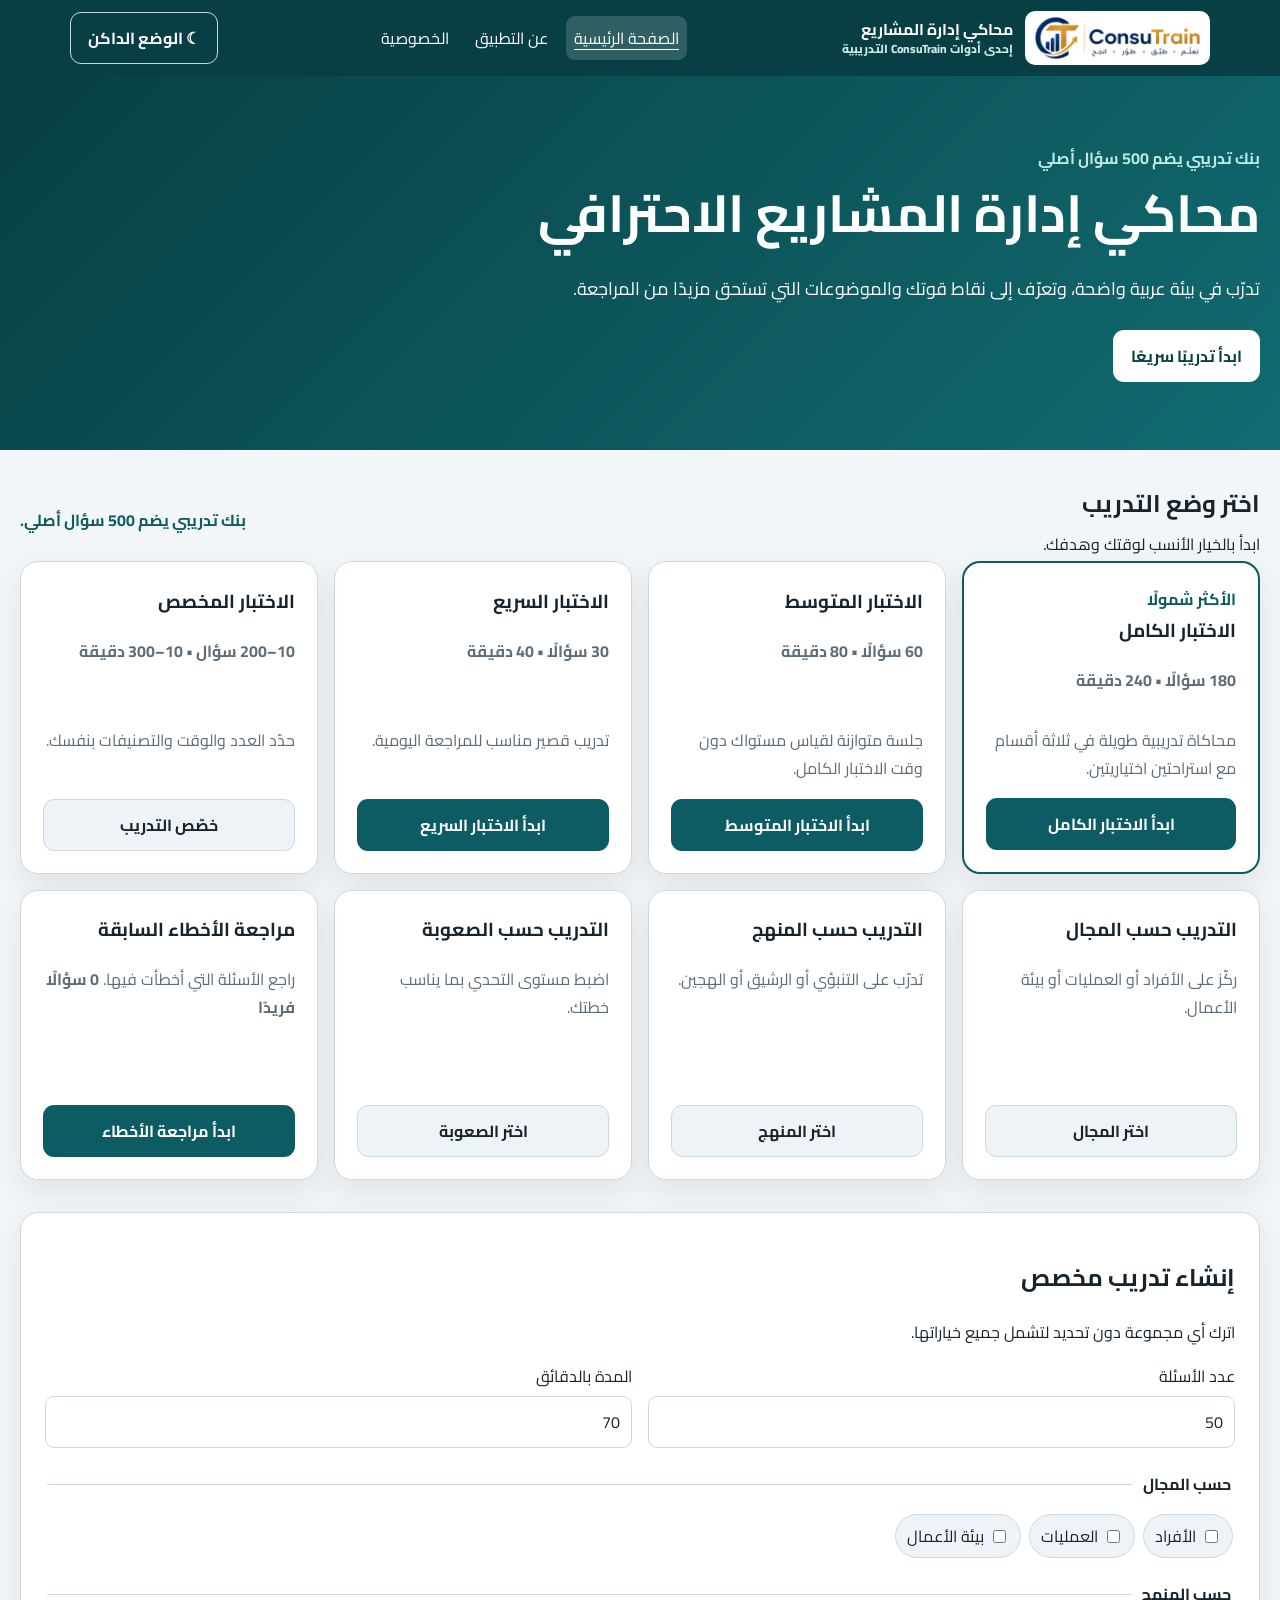
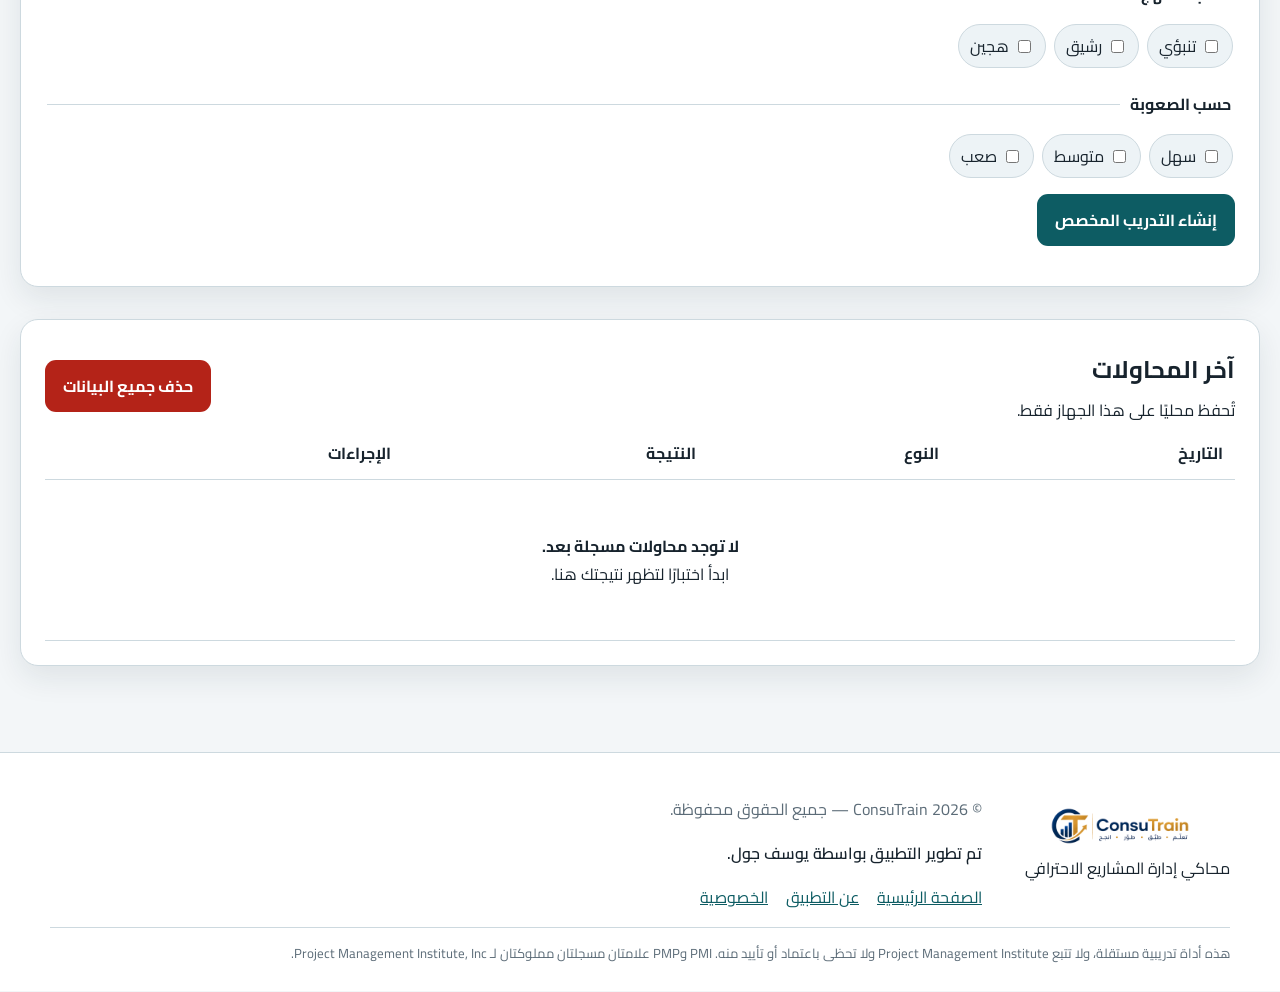
<file: index.html>
<!doctype html>
<html lang="ar" dir="rtl"><head><meta charset="utf-8"><meta name="viewport" content="width=device-width,initial-scale=1"><meta name="theme-color" content="#0d5c63"><title>محاكي إدارة المشاريع الاحترافي</title><meta name="description" content="منصة عربية مستقلة للتدريب على اختبارات إدارة المشاريع المهنية"><link rel="manifest" href="./manifest.webmanifest"><link rel="stylesheet" href="./assets/css/styles.css"><link rel="stylesheet" href="./assets/css/print.css"><script src="./assets/js/includes.js" defer></script></head>
<body data-page="home"><div id="site-header"></div><section class="hero"><div class="hero-inner"><div class="eyebrow">بنك تدريبي يضم 500 سؤال أصلي</div><h1>محاكي إدارة المشاريع الاحترافي</h1><p>تدرّب في بيئة عربية واضحة، وتعرّف إلى نقاط قوتك والموضوعات التي تستحق مزيدًا من المراجعة.</p><a class="btn btn-primary hero-cta" href="./exam.html?mode=quick">ابدأ تدريبًا سريعًا</a><div class="notice update-notice" data-update-notice hidden><span>يتوفر تحديث جديد للتطبيق.</span><button class="btn btn-secondary" data-apply-update type="button">التحديث الآن</button><button class="btn btn-ghost" data-dismiss-update type="button">لاحقًا</button></div></div></section>
<main id="main-content" class="container"><section class="resume-card panel" data-resume hidden><div><span class="eyebrow">محاولة محفوظة</span><h2>واصل من حيث توقفت</h2><p data-resume-detail>يمكنك استكمال محاولتك مع الاحتفاظ بالإجابات والوقت.</p></div><a class="btn btn-primary" href="./exam.html?resume=1">استكمال المحاولة</a></section>
<section class="section"><div class="section-title"><div><h2>اختر وضع التدريب</h2><p>ابدأ بالخيار الأنسب لوقتك وهدفك.</p></div><strong class="bank-label">بنك تدريبي يضم 500 سؤال أصلي.</strong></div><div class="grid mode-grid">
<article class="card featured"><span class="card-kicker">الأكثر شمولًا</span><h3>الاختبار الكامل</h3><p><strong>180 سؤالًا • 240 دقيقة</strong></p><p>محاكاة تدريبية طويلة في ثلاثة أقسام مع استراحتين اختياريتين.</p><a class="btn btn-primary" href="./exam.html?mode=full">ابدأ الاختبار الكامل</a></article>
<article class="card"><h3>الاختبار المتوسط</h3><p><strong>60 سؤالًا • 80 دقيقة</strong></p><p>جلسة متوازنة لقياس مستواك دون وقت الاختبار الكامل.</p><a class="btn btn-primary" href="./exam.html?mode=medium">ابدأ الاختبار المتوسط</a></article>
<article class="card"><h3>الاختبار السريع</h3><p><strong>30 سؤالًا • 40 دقيقة</strong></p><p>تدريب قصير مناسب للمراجعة اليومية.</p><a class="btn btn-primary" href="./exam.html?mode=quick">ابدأ الاختبار السريع</a></article>
<article class="card"><h3>الاختبار المخصص</h3><p><strong>10–200 سؤال • 10–300 دقيقة</strong></p><p>حدّد العدد والوقت والتصنيفات بنفسك.</p><a class="btn btn-secondary" href="#custom-training">خصّص التدريب</a></article>
<article class="card"><h3>التدريب حسب المجال</h3><p>ركّز على الأفراد أو العمليات أو بيئة الأعمال.</p><a class="btn btn-secondary" href="#custom-domain">اختر المجال</a></article><article class="card"><h3>التدريب حسب المنهج</h3><p>تدرّب على التنبؤي أو الرشيق أو الهجين.</p><a class="btn btn-secondary" href="#custom-approach">اختر المنهج</a></article><article class="card"><h3>التدريب حسب الصعوبة</h3><p>اضبط مستوى التحدي بما يناسب خطتك.</p><a class="btn btn-secondary" href="#custom-difficulty">اختر الصعوبة</a></article><article class="card"><h3>مراجعة الأخطاء السابقة</h3><p>راجع الأسئلة التي أخطأت فيها. <strong data-mistakes-count>0 سؤال</strong></p><a class="btn btn-primary" data-mistakes-start href="./exam.html?mode=mistakes">ابدأ مراجعة الأخطاء</a></article></div></section>
<section class="panel section" id="custom-training"><h2>إنشاء تدريب مخصص</h2><p>اترك أي مجموعة دون تحديد لتشمل جميع خياراتها.</p><form data-custom-form><div class="form-grid"><label class="field">عدد الأسئلة<input name="count" type="number" min="10" max="200" value="50" required></label><label class="field">المدة بالدقائق<input name="minutes" type="number" min="10" max="300" value="70" required></label></div><fieldset id="custom-domain"><legend>حسب المجال</legend><div class="checks"><label class="check-chip"><input type="checkbox" name="domain" value="الأفراد"> الأفراد</label><label class="check-chip"><input type="checkbox" name="domain" value="العمليات"> العمليات</label><label class="check-chip"><input type="checkbox" name="domain" value="بيئة الأعمال"> بيئة الأعمال</label></div></fieldset><fieldset id="custom-approach"><legend>حسب المنهج</legend><div class="checks"><label class="check-chip"><input type="checkbox" name="approach" value="تنبؤي"> تنبؤي</label><label class="check-chip"><input type="checkbox" name="approach" value="رشيق"> رشيق</label><label class="check-chip"><input type="checkbox" name="approach" value="هجين"> هجين</label></div></fieldset><fieldset id="custom-difficulty"><legend>حسب الصعوبة</legend><div class="checks"><label class="check-chip"><input type="checkbox" name="difficulty" value="سهل"> سهل</label><label class="check-chip"><input type="checkbox" name="difficulty" value="متوسط"> متوسط</label><label class="check-chip"><input type="checkbox" name="difficulty" value="صعب"> صعب</label></div></fieldset><p><button class="btn btn-primary" type="submit">إنشاء التدريب المخصص</button></p></form></section>
<section class="panel section"><div class="section-title"><div><h2>آخر المحاولات</h2><p>تُحفظ محليًا على هذا الجهاز فقط.</p></div><button class="btn btn-danger" data-clear-all type="button">حذف جميع البيانات</button></div><div class="table-wrap"><table><thead><tr><th>التاريخ</th><th>النوع</th><th>النتيجة</th><th>الإجراءات</th></tr></thead><tbody data-history></tbody></table></div></section></main><div id="site-footer"></div><div class="live-region" aria-live="polite" data-live></div><dialog id="app-dialog" aria-labelledby="dialog-title"><h2 id="dialog-title"></h2><p data-dialog-message></p><div class="action-group"><button class="btn btn-secondary" data-dialog-cancel type="button">إلغاء</button><button class="btn btn-danger" data-dialog-confirm type="button">تأكيد</button></div></dialog><script type="module" src="./assets/js/app.js"></script></body></html>
</file>
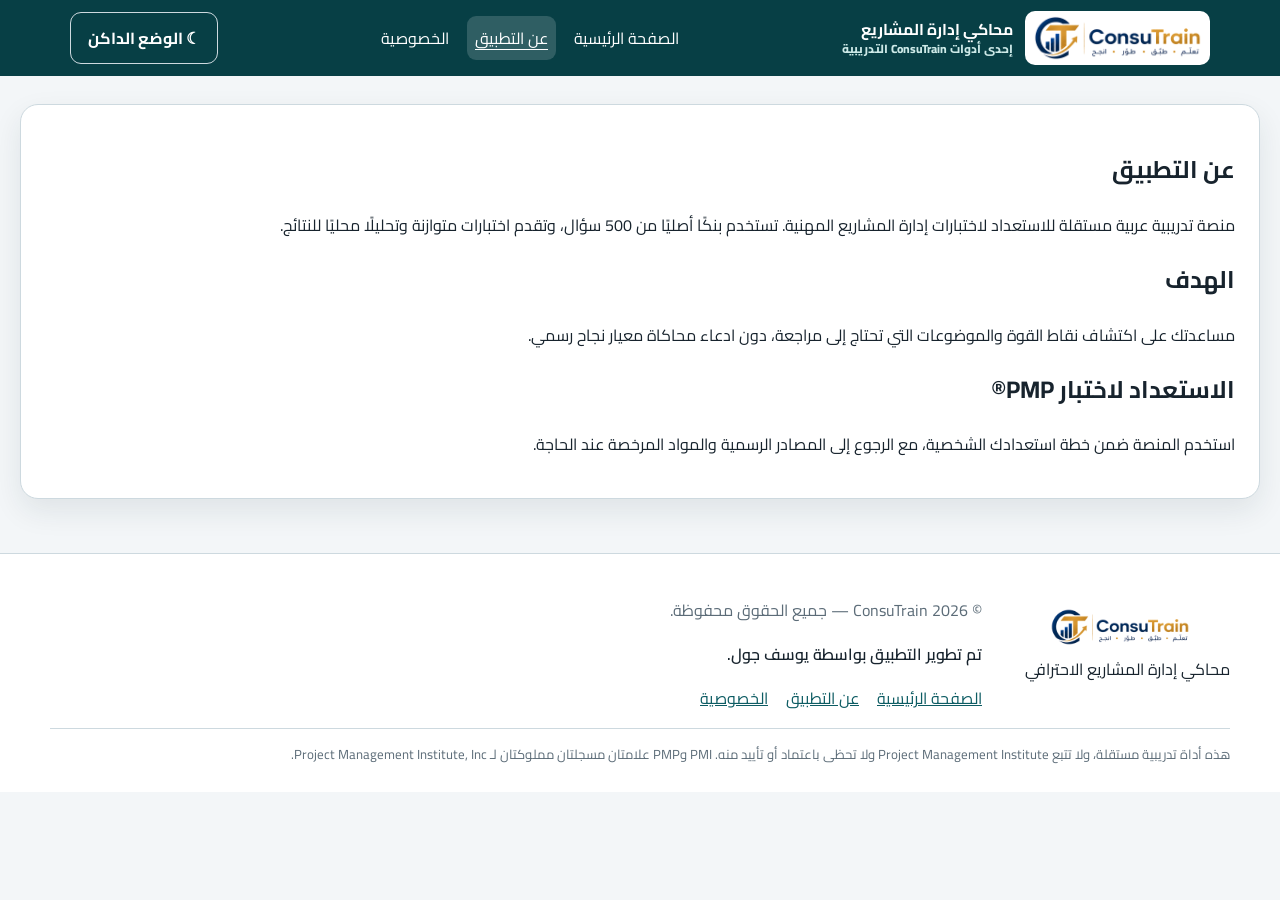
<file: about.html>
<!doctype html><html lang="ar" dir="rtl"><head><meta charset="utf-8"><meta name="viewport" content="width=device-width,initial-scale=1"><title>عن التطبيق | محاكي إدارة المشاريع الاحترافي</title><link rel="stylesheet" href="./assets/css/styles.css"><script src="./assets/js/includes.js" defer></script></head><body><div id="site-header"></div><main id="main-content" class="container"><article class="panel prose"><h1>عن التطبيق</h1><p>منصة تدريبية عربية مستقلة للاستعداد لاختبارات إدارة المشاريع المهنية. تستخدم بنكًا أصليًا من 500 سؤال، وتقدم اختبارات متوازنة وتحليلًا محليًا للنتائج.</p><h2>الهدف</h2><p>مساعدتك على اكتشاف نقاط القوة والموضوعات التي تحتاج إلى مراجعة، دون ادعاء محاكاة معيار نجاح رسمي.</p><h2>الاستعداد لاختبار PMP®</h2><p>استخدم المنصة ضمن خطة استعدادك الشخصية، مع الرجوع إلى المصادر الرسمية والمواد المرخصة عند الحاجة.</p></article></main><div id="site-footer"></div><script type="module" src="./assets/js/app.js"></script></body></html>
</file>
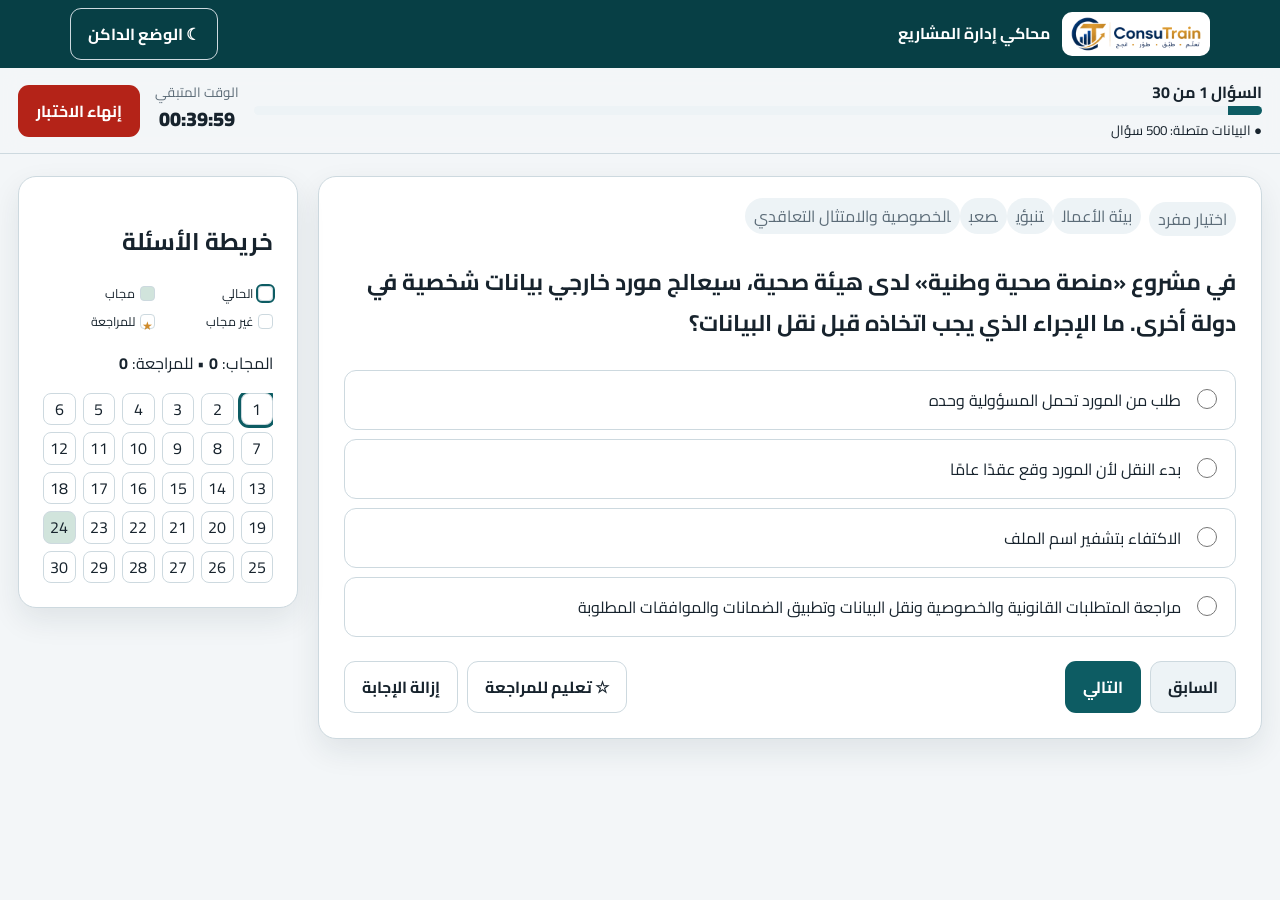
<file: exam.html>
<!doctype html><html lang="ar" dir="rtl"><head><meta charset="utf-8"><meta name="viewport" content="width=device-width,initial-scale=1"><meta name="theme-color" content="#0d5c63"><title>الاختبار | محاكي إدارة المشاريع الاحترافي</title><link rel="stylesheet" href="./assets/css/styles.css"><script src="./assets/js/includes.js" defer></script></head><body data-page="exam" data-layout="exam"><div id="site-header"></div><section class="exam-header" aria-label="حالة الاختبار"><div class="exam-top"><div><strong id="question-number">تحميل الاختبار…</strong><div class="progress-track" role="progressbar" aria-label="تقدم الاختبار" aria-valuemin="1" aria-valuemax="180"><div class="progress-bar" id="progress-bar"></div></div><small id="data-status" aria-live="polite">جارٍ تحميل البيانات…</small></div><div class="timer-wrap"><small>الوقت المتبقي</small><div class="timer" id="timer">00:00:00</div></div><button class="btn btn-danger end-exam" id="end-exam" type="button">إنهاء الاختبار</button></div></section><main id="main-content" class="exam-layout"><article class="question-card"><div class="question-meta"><span class="tag" id="question-type"></span><span id="question-meta"></span></div><div class="case-box" id="case-box" hidden></div><h1 class="prompt" id="prompt"></h1><div data-answer-area></div><div class="exam-actions"><div class="action-group"><button class="btn btn-secondary" id="previous" type="button">السابق</button><button class="btn btn-primary" id="next" type="button">التالي</button></div><div class="action-group"><button class="btn btn-ghost" id="flag-button" type="button">☆ تعليم للمراجعة</button><button class="btn btn-ghost" id="clear-answer" type="button">إزالة الإجابة</button></div></div></article><button class="btn btn-secondary sidebar-toggle" id="sidebar-toggle" type="button" aria-controls="question-sidebar" aria-expanded="false">خريطة الأسئلة</button><aside class="panel sidebar" id="question-sidebar"><div class="sidebar-title"><h2>خريطة الأسئلة</h2><button class="btn btn-ghost sidebar-close" type="button" aria-label="إغلاق خريطة الأسئلة">×</button></div><div class="question-legend"><span><i class="legend-current"></i>الحالي</span><span><i class="legend-answered"></i>مجاب</span><span><i class="legend-unanswered"></i>غير مجاب</span><span><i class="legend-flagged">★</i>للمراجعة</span></div><p>المجاب: <strong id="answered-count">0</strong> • للمراجعة: <strong id="flagged-count">0</strong></p><div class="question-grid" id="question-grid"></div></aside></main><div class="break-overlay" id="break-overlay" hidden role="dialog" aria-modal="true" aria-labelledby="break-title"><div class="break-box"><h2 id="break-title">استراحة اختيارية</h2><p>أُغلق القسم السابق، ولن تتمكن من العودة إليه بعد المتابعة.</p><div class="break-time" id="break-time">10:00</div><button class="btn btn-primary" id="continue-break" type="button">متابعة الآن</button></div></div><dialog id="submit-dialog"><h2>تأكيد التسليم</h2><p id="confirm-text"></p><div class="action-group"><button class="btn btn-secondary" type="button" data-close-dialog>إلغاء</button><button class="btn btn-danger" id="confirm-submit" type="button">تسليم الاختبار</button></div></dialog><div class="live-region" aria-live="polite" data-live></div><div id="site-footer"></div><script type="module" src="./assets/js/app.js"></script><script type="module">import{initExam}from'./assets/js/exam.js';initExam();</script></body></html>
</file>
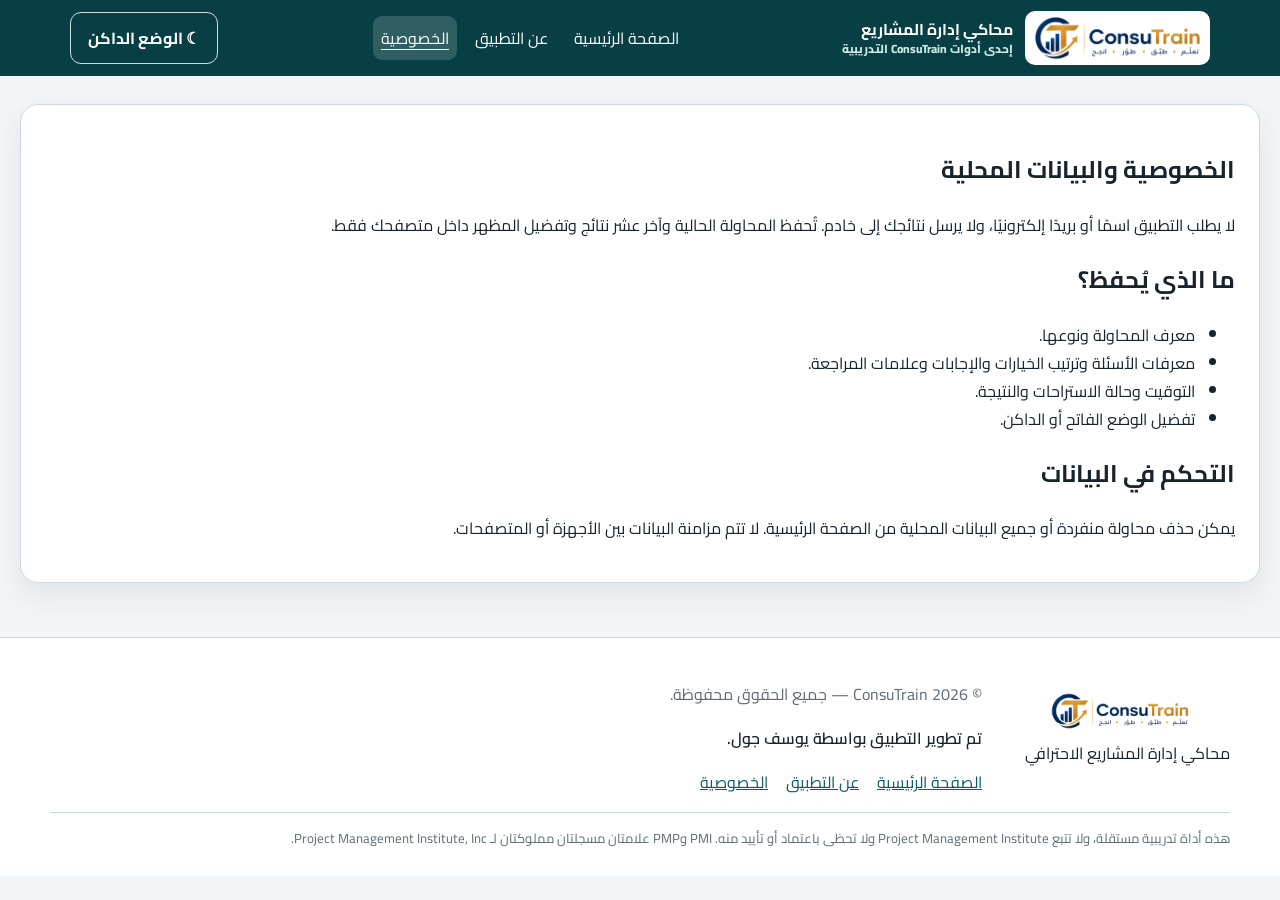
<file: privacy.html>
<!doctype html><html lang="ar" dir="rtl"><head><meta charset="utf-8"><meta name="viewport" content="width=device-width,initial-scale=1"><title>الخصوصية | محاكي إدارة المشاريع الاحترافي</title><link rel="stylesheet" href="./assets/css/styles.css"><script src="./assets/js/includes.js" defer></script></head><body><div id="site-header"></div><main id="main-content" class="container"><article class="panel prose"><h1>الخصوصية والبيانات المحلية</h1><p>لا يطلب التطبيق اسمًا أو بريدًا إلكترونيًا، ولا يرسل نتائجك إلى خادم. تُحفظ المحاولة الحالية وآخر عشر نتائج وتفضيل المظهر داخل متصفحك فقط.</p><h2>ما الذي يُحفظ؟</h2><ul><li>معرف المحاولة ونوعها.</li><li>معرفات الأسئلة وترتيب الخيارات والإجابات وعلامات المراجعة.</li><li>التوقيت وحالة الاستراحات والنتيجة.</li><li>تفضيل الوضع الفاتح أو الداكن.</li></ul><h2>التحكم في البيانات</h2><p>يمكن حذف محاولة منفردة أو جميع البيانات المحلية من الصفحة الرئيسية. لا تتم مزامنة البيانات بين الأجهزة أو المتصفحات.</p></article></main><div id="site-footer"></div><script type="module" src="./assets/js/app.js"></script></body></html>
</file>
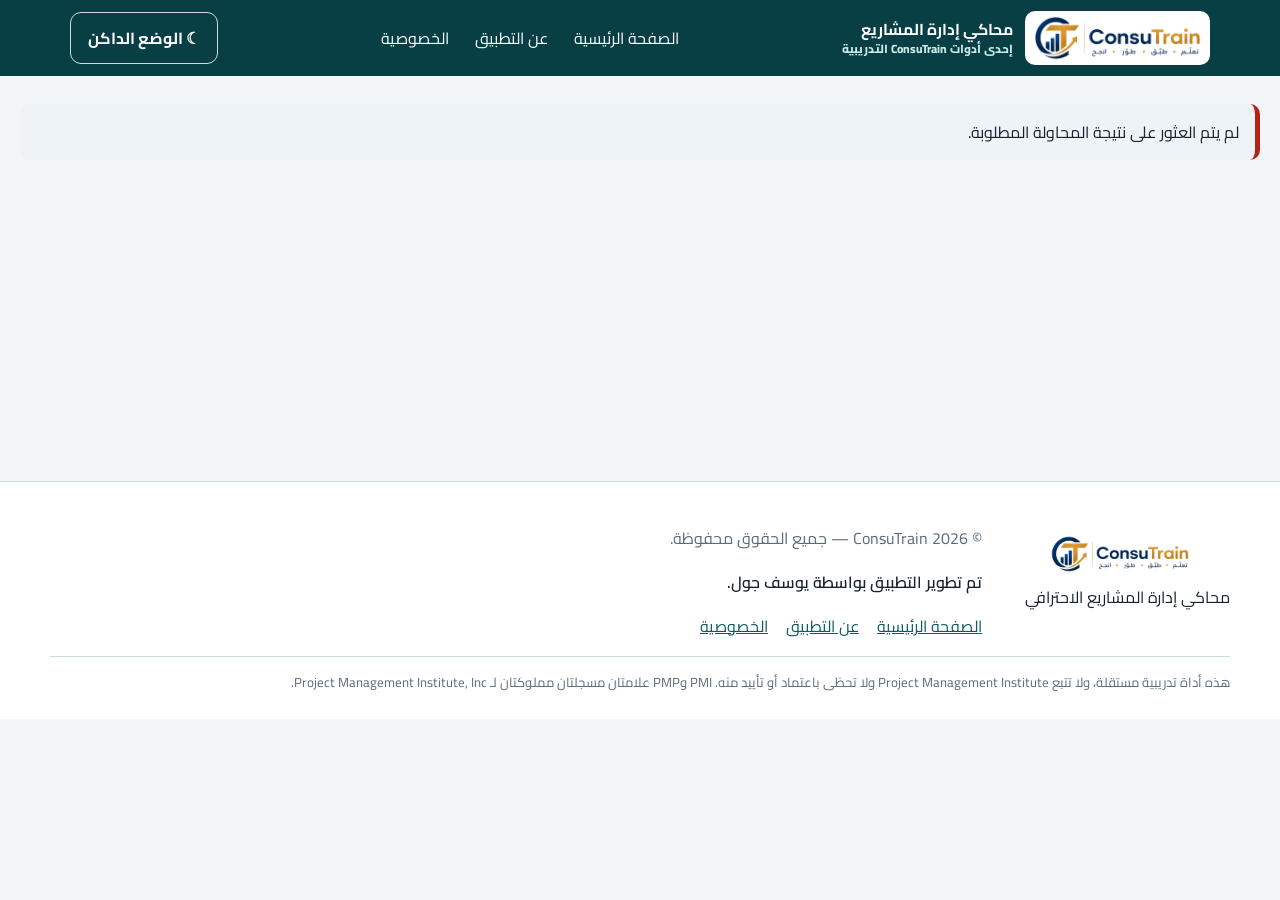
<file: results.html>
<!doctype html><html lang="ar" dir="rtl"><head><meta charset="utf-8"><meta name="viewport" content="width=device-width,initial-scale=1"><title>النتائج | محاكي إدارة المشاريع الاحترافي</title><link rel="stylesheet" href="./assets/css/styles.css"><link rel="stylesheet" href="./assets/css/print.css"><script src="./assets/js/includes.js" defer></script></head><body data-page="results"><div id="site-header"></div><main id="main-content" class="container"><section class="panel result-overview"><div class="score" id="score"><div class="score-inner"><strong id="score-value">--</strong><span id="score-detail"></span></div></div><div><div class="eyebrow">نتيجة تدريبية وليست معيار نجاح رسميًا</div><h1 id="result-title">نتيجة المحاولة</h1><p id="indicator" class="notice"></p><div class="grid summary-grid" id="summary"></div></div></section><div id="metrics"></div><section class="panel"><h2>موضوعات تحتاج إلى مراجعة</h2><ul id="topics"></ul></section><section class="panel no-print"><h2>الخطوة التالية</h2><div class="action-group"><a class="btn btn-primary" id="review-wrong">مراجعة الأخطاء</a><a class="btn btn-secondary" id="review-all">مراجعة جميع الأسئلة</a><a class="btn btn-secondary" id="retry-result">إعادة المحاولة</a><a class="btn btn-secondary" href="./index.html">اختبار جديد</a><button class="btn btn-secondary" data-print-result type="button">طباعة النتيجة</button><button class="btn btn-secondary" id="export-result" type="button">تصدير النتيجة</button></div><p class="notice success" data-export-status hidden aria-live="polite"></p></section></main><div id="site-footer"></div><div class="live-region" aria-live="polite" data-live></div><script type="module" src="./assets/js/app.js"></script><script type="module">import{initResults}from'./assets/js/results.js';initResults();</script></body></html>
</file>
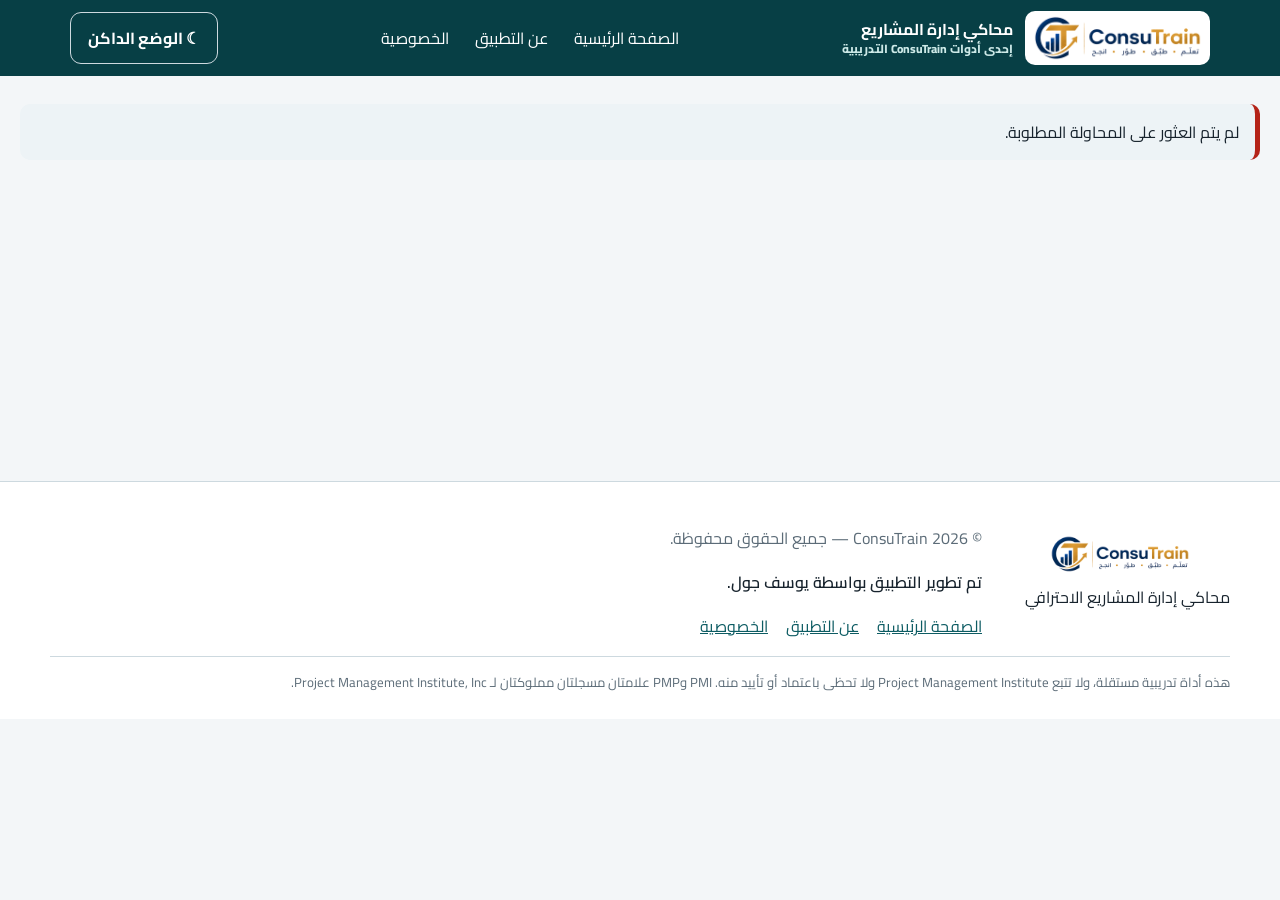
<file: review.html>
<!doctype html><html lang="ar" dir="rtl"><head><meta charset="utf-8"><meta name="viewport" content="width=device-width,initial-scale=1"><title>مراجعة الإجابات | محاكي إدارة المشاريع الاحترافي</title><link rel="stylesheet" href="./assets/css/styles.css"><link rel="stylesheet" href="./assets/css/print.css"><script src="./assets/js/includes.js" defer></script></head><body data-page="review"><div id="site-header"></div><main id="main-content" class="container"><div class="section-title review-heading"><div><h1 id="review-title">مراجعة الإجابات</h1><p><span id="visible-count">0</span> سؤال ظاهر</p></div><a class="btn btn-secondary no-print" id="back-result">العودة إلى النتائج</a></div><nav class="filter-bar no-print" aria-label="تصفية أسئلة المراجعة"><button class="btn btn-primary" data-review-filter="all" aria-pressed="true">الكل</button><button class="btn btn-secondary" data-review-filter="wrong" aria-pressed="false">الخاطئة</button><button class="btn btn-secondary" data-review-filter="correct" aria-pressed="false">الصحيحة</button><button class="btn btn-secondary" data-review-filter="unanswered" aria-pressed="false">غير المجابة</button></nav><div id="review-list"></div></main><div id="site-footer"></div><script type="module" src="./assets/js/app.js"></script><script type="module">import{initReview}from'./assets/js/review.js';initReview();</script></body></html>
</file>
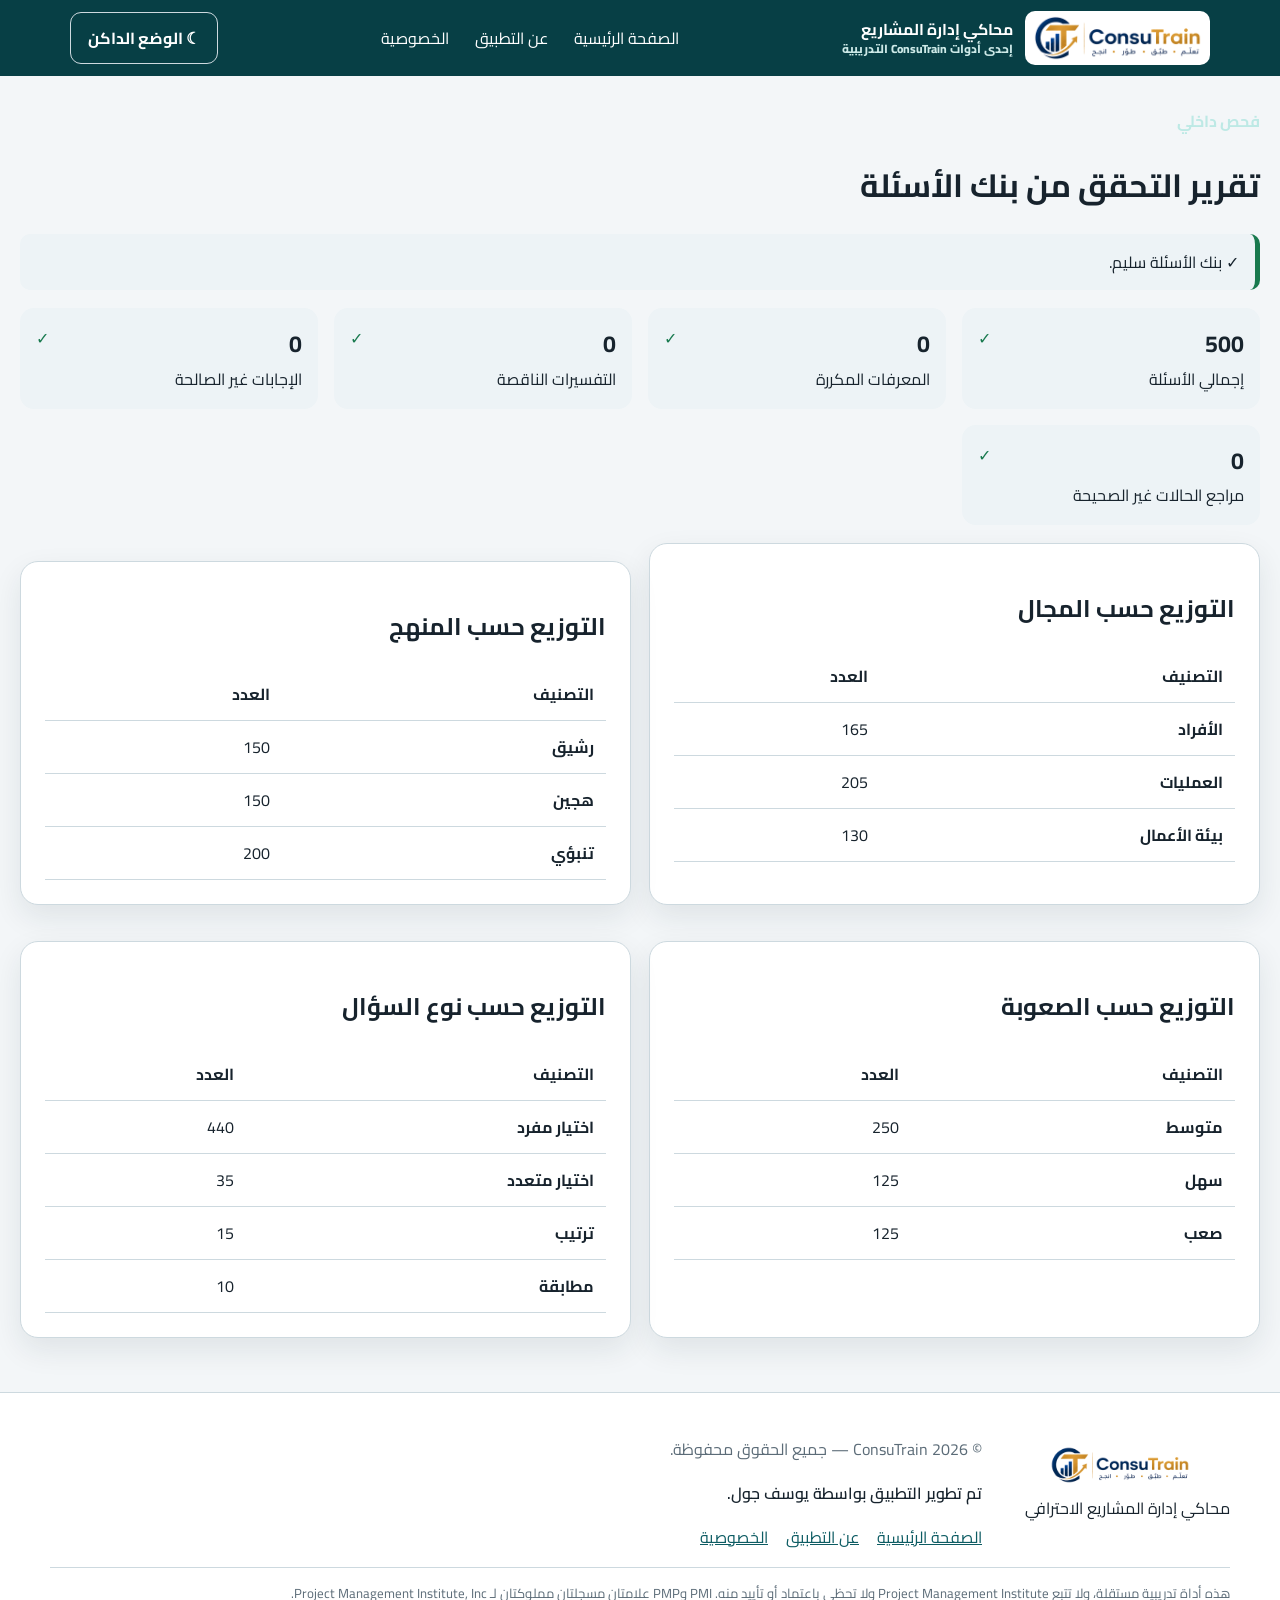
<file: tools/validate.html>
<!doctype html><html lang="ar" dir="rtl"><head><meta charset="utf-8"><meta name="viewport" content="width=device-width,initial-scale=1"><title>التحقق من بنك الأسئلة</title><link rel="stylesheet" href="../assets/css/styles.css"><script src="../assets/js/includes.js" defer></script></head><body><div id="site-header"></div><main id="main-content" class="container"><div class="section-title"><div><p class="eyebrow">فحص داخلي</p><h1>تقرير التحقق من بنك الأسئلة</h1></div></div><div id="validation-status" class="notice" aria-live="polite">جارٍ التحقق…</div><div id="validation-report"></div></main><div id="site-footer"></div><script type="module" src="../assets/js/app.js"></script><script type="module" src="./validate-page.js"></script></body></html>
</file>
<file: assets/css/styles.css>
:root{color-scheme:light;--bg:#f3f6f8;--surface:#fff;--surface-2:#edf3f6;--text:#17232d;--muted:#5c6c78;--primary:#0d5c63;--primary-2:#0a444a;--accent:#cf8b2b;--border:#cdd9df;--success:#18794e;--danger:#b42318;--warning:#9a6700;--shadow:0 12px 30px rgba(20,39,50,.09);--radius:18px;--focus:#1b77d2}
[data-theme=dark]{color-scheme:dark;--bg:#0f181d;--surface:#18252c;--surface-2:#22323a;--text:#eef5f6;--muted:#b3c1c8;--primary:#55b8b5;--primary-2:#78ceca;--accent:#e7a94e;--border:#3b5059;--success:#63d39a;--danger:#ff8e85;--warning:#f2c15e;--shadow:0 12px 32px rgba(0,0,0,.28);--focus:#79b8ff}
*{box-sizing:border-box}html{scroll-behavior:smooth}body{margin:0;background:var(--bg);color:var(--text);font-family:Tahoma,"Segoe UI",Arial,sans-serif;line-height:1.65}a{color:var(--primary)}button,input,select{font:inherit}button{cursor:pointer}.hidden,[hidden]{display:none!important}.skip-link{position:fixed;top:-80px;right:16px;z-index:999;background:var(--surface);padding:10px}.skip-link:focus{top:10px}.site-header{background:linear-gradient(135deg,#073f45,#116b70);color:#fff}.nav{max-width:1180px;margin:auto;padding:14px 20px;display:flex;align-items:center;gap:16px;justify-content:space-between}.brand{color:#fff;text-decoration:none;font-weight:800;font-size:1.08rem}.nav-links{display:flex;align-items:center;gap:10px;flex-wrap:wrap}.nav-links a{color:#fff;text-decoration:none;padding:8px}.hero{padding:58px 20px 48px;background:linear-gradient(135deg,#073f45,#116b70);color:#fff}.hero-inner,.container{max-width:1180px;margin:auto}.hero h1{font-size:clamp(2rem,5vw,3.5rem);line-height:1.2;margin:.2em 0}.hero p{max-width:760px;font-size:1.12rem}.eyebrow{color:#bde9e5;font-weight:700}.container{padding:28px 20px 54px}.section{margin:0 0 32px}.section-title{display:flex;align-items:end;justify-content:space-between;gap:12px}.grid{display:grid;grid-template-columns:repeat(auto-fit,minmax(245px,1fr));gap:16px}.card,.panel{background:var(--surface);border:1px solid var(--border);border-radius:var(--radius);box-shadow:var(--shadow)}.card{padding:22px;display:flex;flex-direction:column}.card h3{margin:.1em 0}.card p{color:var(--muted);flex:1}.panel{padding:24px}.metric{padding:16px;background:var(--surface-2);border-radius:14px}.metric strong{font-size:1.45rem;display:block}.btn{border:1px solid transparent;border-radius:11px;padding:11px 17px;min-height:46px;text-decoration:none;display:inline-flex;align-items:center;justify-content:center;gap:7px;font-weight:700}.btn-primary{background:var(--primary);color:#fff}.btn-secondary{background:var(--surface-2);color:var(--text);border-color:var(--border)}.btn-danger{background:var(--danger);color:#fff}.btn-ghost{background:transparent;color:inherit;border-color:var(--border)}.btn:focus-visible,a:focus-visible,input:focus-visible,select:focus-visible,summary:focus-visible{outline:3px solid var(--focus);outline-offset:3px}.notice{padding:14px 16px;border-right:5px solid var(--primary);background:var(--surface-2);border-radius:10px}.notice.warning{border-color:var(--warning)}.notice.error{border-color:var(--danger)}.site-footer{border-top:1px solid var(--border);padding:30px 20px;background:var(--surface);color:var(--muted)}.site-footer>div{max-width:1180px;margin:auto}.footer-links{display:flex;gap:18px;flex-wrap:wrap}.field{display:flex;flex-direction:column;gap:6px}.field input,.field select{padding:11px;border:1px solid var(--border);background:var(--surface);color:var(--text);border-radius:9px}.checks{display:flex;flex-wrap:wrap;gap:8px}.check-chip{border:1px solid var(--border);border-radius:999px;padding:7px 11px;background:var(--surface-2)}.form-grid{display:grid;grid-template-columns:repeat(auto-fit,minmax(190px,1fr));gap:16px}.table-wrap{overflow:auto}table{width:100%;border-collapse:collapse}th,td{padding:12px;text-align:right;border-bottom:1px solid var(--border)}.status{font-weight:800}.status.good{color:var(--success)}.status.bad{color:var(--danger)}.status.neutral{color:var(--warning)}
.exam-header{position:sticky;top:0;z-index:20;background:color-mix(in srgb,var(--bg) 92%,transparent);backdrop-filter:blur(10px);border-bottom:1px solid var(--border)}.exam-top{max-width:1280px;margin:auto;padding:10px 18px;display:grid;grid-template-columns:1fr auto auto;gap:15px;align-items:center}.progress-track{height:9px;background:var(--surface-2);border-radius:99px;overflow:hidden}.progress-bar{height:100%;background:var(--primary);width:0}.timer{font-weight:900;font-size:1.25rem;font-variant-numeric:tabular-nums}.exam-layout{max-width:1280px;margin:auto;padding:22px 18px 50px;display:grid;grid-template-columns:minmax(0,1fr) 280px;gap:20px}.question-card{background:var(--surface);border:1px solid var(--border);border-radius:var(--radius);padding:25px;box-shadow:var(--shadow)}.question-meta{display:flex;gap:8px;flex-wrap:wrap;color:var(--muted)}.tag{padding:3px 9px;border-radius:99px;background:var(--surface-2)}.prompt{font-size:1.2rem;font-weight:700;margin:22px 0}.option{display:flex;gap:11px;padding:13px;margin:9px 0;border:1px solid var(--border);border-radius:12px}.option:has(input:checked){border-color:var(--primary);background:color-mix(in srgb,var(--primary) 10%,var(--surface))}.option input{width:20px;height:20px;flex:0 0 auto}.exam-actions{display:flex;justify-content:space-between;gap:10px;flex-wrap:wrap;margin-top:24px}.action-group{display:flex;gap:9px;flex-wrap:wrap}.sidebar{position:sticky;top:90px;align-self:start}.question-grid{display:grid;grid-template-columns:repeat(6,1fr);gap:7px;max-height:60vh;overflow:auto}.qnav{aspect-ratio:1;border:1px solid var(--border);background:var(--surface);color:var(--text);border-radius:8px;position:relative}.qnav.current{outline:3px solid var(--primary)}.qnav.answered{background:color-mix(in srgb,var(--success) 20%,var(--surface))}.qnav.flagged::after{content:"★";position:absolute;top:-7px;left:-4px;color:var(--accent)}.case-box{border:1px solid var(--accent);background:color-mix(in srgb,var(--accent) 8%,var(--surface));border-radius:13px;padding:15px;margin:15px 0}.order-list{display:grid;gap:9px}.order-item{display:grid;grid-template-columns:35px 1fr auto;gap:10px;align-items:center;border:1px solid var(--border);padding:10px;border-radius:10px}.order-buttons{display:flex;gap:5px}.order-buttons button{min-width:42px}.match-row{display:grid;grid-template-columns:minmax(170px,1fr) minmax(180px,1fr);gap:12px;align-items:center;margin:10px 0}.break-overlay{position:fixed;inset:0;z-index:50;background:rgba(0,0,0,.65);display:grid;place-items:center;padding:20px}.break-box{max-width:540px;background:var(--surface);padding:34px;border-radius:var(--radius);text-align:center}.break-time{font-size:2.5rem;font-weight:900}.score{width:180px;height:180px;border-radius:50%;display:grid;place-items:center;margin:auto;background:conic-gradient(var(--primary) var(--score),var(--surface-2) 0)}.score-inner{width:145px;height:145px;border-radius:50%;background:var(--surface);display:grid;place-items:center;text-align:center}.score-inner strong{font-size:2rem}.bar{height:8px;background:var(--surface-2);border-radius:99px;overflow:hidden}.bar>i{display:block;height:100%;background:var(--primary)}.review-card{margin:0 0 18px}.review-options{list-style:none;padding:0}.review-options li{padding:8px;border-radius:8px;margin:5px 0}.review-options .user{border:2px solid var(--accent)}.review-options .correct-answer{background:color-mix(in srgb,var(--success) 16%,var(--surface))}.live-region{position:absolute;width:1px;height:1px;overflow:hidden;clip:rect(0,0,0,0)}dialog{max-width:520px;border:0;border-radius:16px;background:var(--surface);color:var(--text);padding:25px}dialog::backdrop{background:rgba(0,0,0,.62)}
@media(max-width:800px){.exam-layout{grid-template-columns:1fr}.sidebar{position:static}.question-grid{grid-template-columns:repeat(10,1fr);max-height:230px}.exam-top{grid-template-columns:1fr auto}.exam-top .end-exam{grid-column:1/-1}.nav{align-items:flex-start}.nav-links{justify-content:flex-end}.match-row{grid-template-columns:1fr}}
@media(max-width:520px){.container{padding-inline:12px}.panel,.question-card{padding:16px}.question-grid{grid-template-columns:repeat(7,1fr)}.exam-actions,.action-group{width:100%}.exam-actions .btn{flex:1}.order-item{grid-template-columns:30px 1fr}.order-buttons{grid-column:2/-1}.hero{padding-top:35px}}
@media(prefers-reduced-motion:reduce){*,*::before,*::after{scroll-behavior:auto!important;animation:none!important;transition:none!important}}

/* ConsuTrain final experience layer */
@font-face{font-family:"Cairo";src:url("../fonts/Cairo-VariableFont_slnt,wght.woff2") format("woff2-variations"),url("../fonts/Cairo-Regular.ttf") format("truetype");font-style:normal;font-weight:200 1000;font-display:swap}
@font-face{font-family:"Cairo";src:url("../fonts/Cairo-Bold.ttf") format("truetype");font-style:normal;font-weight:700;font-display:swap}
html{overflow-x:hidden}body{font-family:"Cairo","Segoe UI",Tahoma,Arial,sans-serif;line-height:1.75;overflow-x:hidden}h1,h2,h3,strong,.btn{font-weight:700}p,li{overflow-wrap:anywhere}.container{min-height:45vh}.site-header{position:relative;z-index:40;background:#073f45}.nav{min-height:76px;padding-block:8px}.brand{display:flex;align-items:center;gap:12px;min-width:0}.brand-logo-wrap,.footer-logo-wrap{display:flex;align-items:center;justify-content:center;background:#fff;border-radius:10px;padding:4px 8px}.brand-logo{display:block;width:auto;height:46px;max-width:220px;object-fit:contain}.brand-copy{display:grid;line-height:1.35;color:#fff}.brand-copy strong{font-size:.98rem}.brand-copy small{font-size:.74rem;color:#cce9e7}.nav-links a[aria-current=page]{background:rgba(255,255,255,.16);border-radius:9px;text-decoration:underline;text-underline-offset:5px}.nav-toggle{display:none;color:#fff}.theme-toggle{color:#fff;white-space:nowrap}.skip-link{color:var(--text);border-radius:8px;font-weight:700}.hero{padding-block:clamp(38px,7vw,68px)}.hero-inner{display:grid;justify-items:start}.hero h1{font-size:clamp(1.8rem,5vw,3.25rem)}.hero-cta{background:#fff;color:#073f45;margin-top:8px}.update-notice{display:flex;gap:10px;align-items:center;flex-wrap:wrap;margin-top:18px;background:#fff;color:#17232d}.resume-card{display:flex;align-items:center;justify-content:space-between;gap:20px;margin-bottom:30px;border-color:var(--primary)}.resume-card h2{margin:.15em 0}.section-title{align-items:center}.section-title h2,.section-title p{margin-block:.2em}.bank-label{color:var(--primary)}.mode-grid .card{min-height:290px}.card.featured{border:2px solid var(--primary)}.card-kicker{color:var(--primary);font-weight:700}.card .btn{margin-top:auto}.panel+ .panel,#metrics .panel,.validation-grid{margin-top:18px}fieldset{border:0;border-top:1px solid var(--border);margin-top:22px;padding:16px 0 0}legend{font-weight:700;padding-inline-end:10px}.check-chip{min-height:44px;display:flex;align-items:center;gap:5px}.notice.success{border-color:var(--success)}.empty-state{text-align:center;max-width:700px;margin:40px auto}.prose{max-width:850px;margin:auto}.site-footer{padding-block:26px}.footer-inner{display:grid;grid-template-columns:220px 1fr;gap:16px 28px;align-items:center}.footer-brand{color:var(--text)}.footer-brand p{margin:.35em 0}.footer-logo-wrap img{display:block;width:auto;height:38px;max-width:190px;object-fit:contain}.developer-credit{font-weight:600;color:var(--text)}.legal-note{grid-column:1/-1;border-top:1px solid var(--border);padding-top:14px;margin:0;font-size:.82rem;line-height:1.7}.includes-fallback span{font-size:.8rem}.brand-text{color:#fff;font-weight:700;text-decoration:none}
.exam-header{top:0}.timer-wrap{text-align:center}.timer-wrap small{display:block;color:var(--muted);line-height:1.2}.timer.status-bad{color:var(--danger);background:color-mix(in srgb,var(--danger) 10%,transparent);border-radius:8px;padding-inline:8px}.prompt{font-size:clamp(1.12rem,2.5vw,1.42rem);line-height:1.8;margin-block:26px}.option{min-height:58px;align-items:flex-start;cursor:pointer;padding:15px}.option:hover{border-color:var(--primary)}.option:has(input:checked)::after{content:"✓ محدد";margin-inline-start:auto;color:var(--primary);font-weight:700;white-space:nowrap}.answer-guidance{margin-bottom:16px}.order-item{min-height:62px}.order-buttons button{min-width:46px;min-height:46px}.match-row select{min-height:50px;padding:10px;border:1px solid var(--border);border-radius:9px;background:var(--surface);color:var(--text)}.sidebar-title{display:flex;justify-content:space-between;align-items:center}.sidebar-close,.sidebar-toggle{display:none}.question-legend{display:grid;grid-template-columns:1fr 1fr;gap:6px;font-size:.78rem}.question-legend span{display:flex;align-items:center;gap:5px}.question-legend i{width:15px;height:15px;border:1px solid var(--border);border-radius:4px;display:inline-grid;place-items:center;font-style:normal}.legend-current{outline:2px solid var(--primary)}.legend-answered{background:color-mix(in srgb,var(--success) 20%,var(--surface))}.legend-flagged{color:var(--accent)}.qnav.flagged::after{content:"★"}.result-overview{display:grid;grid-template-columns:220px 1fr;gap:28px;align-items:center}.filter-bar{display:flex;gap:8px;flex-wrap:wrap;margin:18px 0}.review-card .explanation{margin-top:18px}.review-answer{padding:12px;background:var(--surface-2);border-radius:9px}.validation-grid{display:grid;grid-template-columns:1fr 1fr;gap:18px}.validation-metrics{margin:18px 0}.validation-metrics .metric span{float:left;color:var(--success)}
body[data-layout=exam] .site-header .nav{min-height:62px}body[data-layout=exam] .brand-logo{height:36px}body[data-layout=exam] .brand-copy small,body[data-layout=exam] .nav-links,body[data-layout=exam] .nav-toggle{display:none}body[data-layout=exam] .site-footer{display:none}
@media(max-width:800px){.nav{flex-wrap:wrap}.brand-logo{height:38px;max-width:175px}.brand-copy small{display:none}.nav-toggle{display:inline-flex;order:2}.theme-toggle{order:3}.nav-links{display:none;order:4;width:100%;padding:8px;background:rgba(0,0,0,.14);border-radius:10px}.nav-links.is-open{display:grid}.nav-links a{min-height:46px}.nav-open{overflow:hidden}.footer-inner{grid-template-columns:1fr}.legal-note{grid-column:auto}.result-overview{grid-template-columns:1fr}.sidebar-toggle{display:inline-flex;position:fixed;bottom:16px;left:16px;z-index:31}.sidebar{display:none;position:fixed;inset:74px 12px 12px;z-index:30;overflow:auto}.sidebar.is-open{display:block}.sidebar-close{display:inline-flex}.validation-grid{grid-template-columns:1fr}body[data-layout=exam] .brand-copy strong{font-size:.8rem}.exam-layout{padding-bottom:80px}}
@media(max-width:520px){.brand-copy{display:none}.nav{gap:6px;padding-inline:10px}.nav>*{min-width:0}.brand-logo{height:34px;max-width:118px}.brand-logo-wrap{padding-inline:5px}.nav-toggle-label{display:none}.theme-toggle{padding-inline:8px;font-size:.82rem}.section-title,.resume-card{align-items:stretch;flex-direction:column}.mode-grid .card{min-height:0}.btn{width:100%}.nav .btn,.order-buttons .btn,.filter-bar .btn,.question-grid .qnav{width:auto}.exam-top{gap:8px}.timer{font-size:1.05rem}.option:has(input:checked)::after{content:"✓"}.footer-links{display:grid}.table-wrap table,.table-wrap thead,.table-wrap tbody,.table-wrap tr,.table-wrap th,.table-wrap td{font-size:.9rem}.review-heading .btn{width:100%}}
h1,h2,h3,.hero-inner,.container,.section,.panel,.card{min-width:0;max-width:100%;overflow-wrap:anywhere}
</file>
<file: assets/css/print.css>
@media print{.site-header,.site-footer,.no-print,.btn,.exam-header,.sidebar{display:none!important}body{background:#fff;color:#000;font-size:11pt}.container{max-width:none;padding:0}.panel,.card,.review-card{box-shadow:none;border:1px solid #aaa;break-inside:avoid}.grid{display:block}.metric{margin:5px 0}.score{border:2px solid #000;background:none}.bar{border:1px solid #777}.bar>i{background:#333}a{color:#000;text-decoration:none}}
</file>
